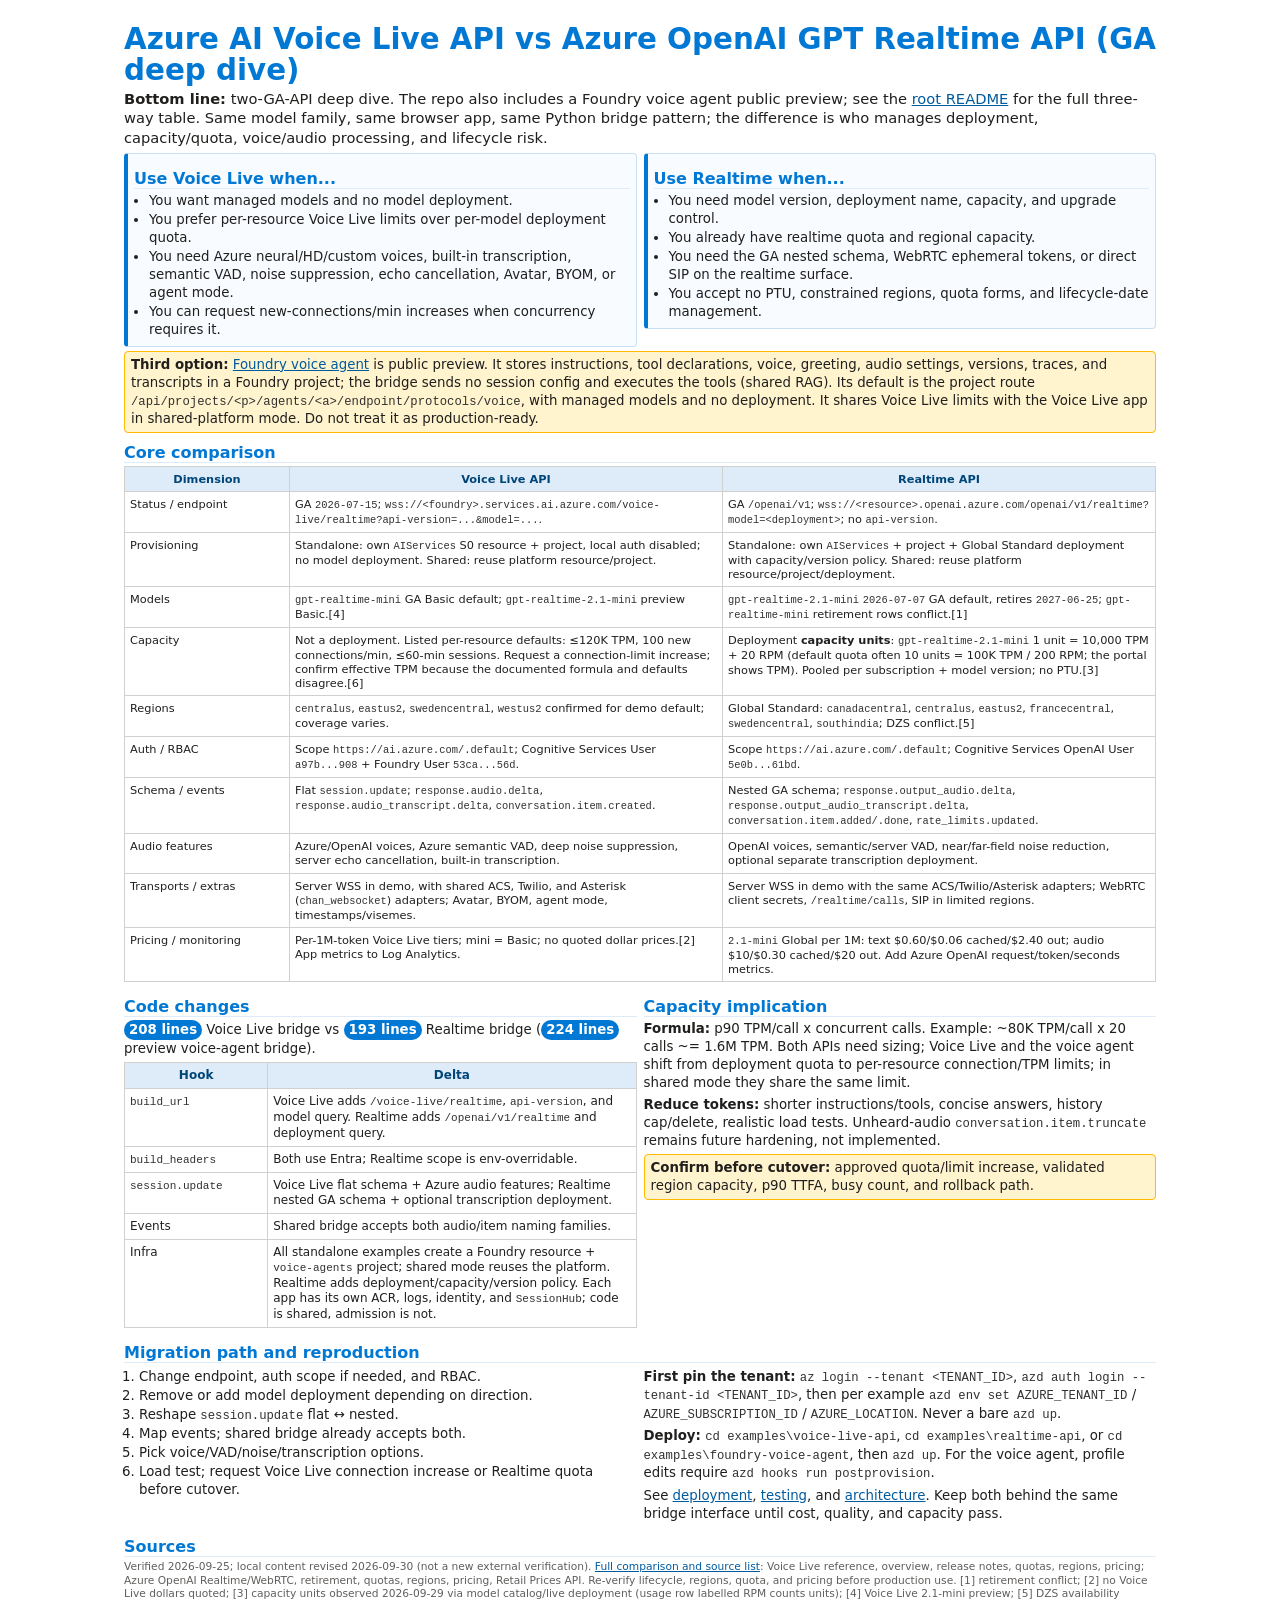
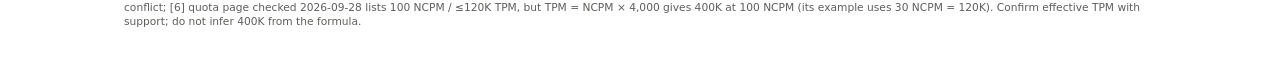
<file: docs/assets/comparison-one-pager.html>
<!doctype html>
<html lang="en">
<head>
  <meta charset="utf-8">
  <meta name="viewport" content="width=device-width, initial-scale=1">
  <title>Voice Live API vs Realtime API GA comparison</title>
  <style>
    @page { size: Letter; margin: 0.36in; }
    * { box-sizing: border-box; }
    body {
      margin: 0;
      color: #201f1e;
      font-family: "Segoe UI", system-ui, -apple-system, BlinkMacSystemFont, "Helvetica Neue", Arial, sans-serif;
      font-size: 7.6pt;
      line-height: 1.18;
      background: #fff;
    }
    h1 { margin: 0 0 3px; color: #0078D4; font-size: 15pt; line-height: 1.05; }
    h2 { margin: 7px 0 3px; color: #0078D4; font-size: 9.2pt; line-height: 1.05; border-bottom: 1px solid #deecf9; }
    h3 { margin: 5px 0 2px; font-size: 8.2pt; color: #323130; }
    p { margin: 2px 0 4px; }
    code { font-family: Consolas, "Courier New", monospace; font-size: 92%; color: #323130; white-space: normal; overflow-wrap: anywhere; }
    a { color: #005a9e; overflow-wrap: anywhere; }
    .bottom { margin-bottom: 5px; font-size: 8.4pt; }
    .grid { display: grid; grid-template-columns: minmax(0, 1fr) minmax(0, 1fr); gap: 7px; align-items: start; }
    .grid > * { min-width: 0; }
    .box { border: 1px solid #c7e0f4; border-left: 4px solid #0078D4; border-radius: 4px; padding: 5px 6px; background: #f8fbff; }
    ul, ol { margin: 2px 0 2px 15px; padding: 0; }
    li { margin: 1px 0; }
    table { width: 100%; table-layout: fixed; border-collapse: collapse; margin: 3px 0 5px; page-break-inside: avoid; }
    th, td { border: 0.6px solid #d2d0ce; padding: 2px 3px; vertical-align: top; overflow-wrap: anywhere; }
    th { background: #deecf9; color: #004578; font-weight: 700; }
    .compare { font-size: 6.25pt; line-height: 1.08; }
    .compare th:nth-child(1) { width: 16%; }
    .compare th:nth-child(2), .compare th:nth-child(3) { width: 42%; }
    .mini { font-size: 6.5pt; line-height: 1.1; }
    .mini th:first-child { width: 28%; }
    .callout { background: #fff4ce; border: 1px solid #ffb900; border-radius: 4px; padding: 4px 6px; margin: 4px 0; }
    .sources { font-size: 5.9pt; color: #605e5c; line-height: 1.08; }
    .pill { display: inline-block; color: #fff; background: #0078D4; border-radius: 10px; padding: 1px 5px; font-weight: 600; }
    .nowrap { white-space: nowrap; }
    @media screen {
      body { max-width: 1080px; margin: 0 auto; padding: 24px; font-size: 10pt; line-height: 1.35; }
      h1 { font-size: 22pt; }
      h2 { font-size: 12pt; margin-top: 12px; }
      .bottom { font-size: 11pt; }
      .compare { font-size: 8.5pt; line-height: 1.25; }
      .mini { font-size: 9pt; line-height: 1.25; }
      .sources { font-size: 8pt; line-height: 1.3; }
      th, td { padding: 5px; }
    }
    @media screen and (max-width: 640px) {
      body { padding: 12px; }
      h1 { font-size: 18pt; }
      .grid { grid-template-columns: minmax(0, 1fr); }
      .compare { font-size: 8pt; }
    }
  </style>
</head>
<body>
  <h1>Azure AI Voice Live API vs Azure OpenAI GPT Realtime API (GA deep dive)</h1>
  <p class="bottom"><strong>Bottom line:</strong> two-GA-API deep dive. The repo also includes a Foundry voice agent public preview; see the <a href="../../README.md">root README</a> for the full three-way table. Same model family, same browser app, same Python bridge pattern; the difference is who manages deployment, capacity/quota, voice/audio processing, and lifecycle risk.</p>

  <div class="grid">
    <div class="box">
      <h2>Use Voice Live when...</h2>
      <ul>
        <li>You want managed models and no model deployment.</li>
        <li>You prefer per-resource Voice Live limits over per-model deployment quota.</li>
        <li>You need Azure neural/HD/custom voices, built-in transcription, semantic VAD, noise suppression, echo cancellation, Avatar, BYOM, or agent mode.</li>
        <li>You can request new-connections/min increases when concurrency requires it.</li>
      </ul>
    </div>
    <div class="box">
      <h2>Use Realtime when...</h2>
      <ul>
        <li>You need model version, deployment name, capacity, and upgrade control.</li>
        <li>You already have realtime quota and regional capacity.</li>
        <li>You need the GA nested schema, WebRTC ephemeral tokens, or direct SIP on the realtime surface.</li>
        <li>You accept no PTU, constrained regions, quota forms, and lifecycle-date management.</li>
      </ul>
    </div>
  </div>

  <div class="callout"><strong>Third option:</strong> <a href="../../examples/foundry-voice-agent/README.md">Foundry voice agent</a> is public preview. It stores instructions, tool declarations, voice, greeting, audio settings, versions, traces, and transcripts in a Foundry project; the bridge sends no session config and executes the tools (shared RAG). Its default is the project route <code>/api/projects/&lt;p&gt;/agents/&lt;a&gt;/endpoint/protocols/voice</code>, with managed models and no deployment. It shares Voice Live limits with the Voice Live app in shared-platform mode. Do not treat it as production-ready.</div>

  <h2>Core comparison</h2>
  <table class="compare">
    <tr><th>Dimension</th><th>Voice Live API</th><th>Realtime API</th></tr>
    <tr><td>Status / endpoint</td><td>GA <code>2026-07-15</code>; <code>wss://&lt;foundry&gt;.services.ai.azure.com/voice-live/realtime?api-version=...&amp;model=...</code>.</td><td>GA <code>/openai/v1</code>; <code>wss://&lt;resource&gt;.openai.azure.com/openai/v1/realtime?model=&lt;deployment&gt;</code>; no <code>api-version</code>.</td></tr>
    <tr><td>Provisioning</td><td>Standalone: own <code>AIServices</code> S0 resource + project, local auth disabled; no model deployment. Shared: reuse platform resource/project.</td><td>Standalone: own <code>AIServices</code> + project + Global Standard deployment with capacity/version policy. Shared: reuse platform resource/project/deployment.</td></tr>
    <tr><td>Models</td><td><code>gpt-realtime-mini</code> GA Basic default; <code>gpt-realtime-2.1-mini</code> preview Basic.[4]</td><td><code>gpt-realtime-2.1-mini</code> <code>2026-07-07</code> GA default, retires <code>2027-06-25</code>; <code>gpt-realtime-mini</code> retirement rows conflict.[1]</td></tr>
    <tr><td>Capacity</td><td>Not a deployment. Listed per-resource defaults: &le;120K TPM, 100 new connections/min, &le;60-min sessions. Request a connection-limit increase; confirm effective TPM because the documented formula and defaults disagree.[6]</td><td>Deployment <strong>capacity units</strong>: <code>gpt-realtime-2.1-mini</code> 1 unit = 10,000 TPM + 20 RPM (default quota often 10 units = 100K TPM / 200 RPM; the portal shows TPM). Pooled per subscription + model version; no PTU.[3]</td></tr>
    <tr><td>Regions</td><td><code>centralus</code>, <code>eastus2</code>, <code>swedencentral</code>, <code>westus2</code> confirmed for demo default; coverage varies.</td><td>Global Standard: <code>canadacentral</code>, <code>centralus</code>, <code>eastus2</code>, <code>francecentral</code>, <code>swedencentral</code>, <code>southindia</code>; DZS conflict.[5]</td></tr>
    <tr><td>Auth / RBAC</td><td>Scope <code>https://ai.azure.com/.default</code>; Cognitive Services User <code>a97b...908</code> + Foundry User <code>53ca...56d</code>.</td><td>Scope <code>https://ai.azure.com/.default</code>; Cognitive Services OpenAI User <code>5e0b...61bd</code>.</td></tr>
    <tr><td>Schema / events</td><td>Flat <code>session.update</code>; <code>response.audio.delta</code>, <code>response.audio_transcript.delta</code>, <code>conversation.item.created</code>.</td><td>Nested GA schema; <code>response.output_audio.delta</code>, <code>response.output_audio_transcript.delta</code>, <code>conversation.item.added/.done</code>, <code>rate_limits.updated</code>.</td></tr>
    <tr><td>Audio features</td><td>Azure/OpenAI voices, Azure semantic VAD, deep noise suppression, server echo cancellation, built-in transcription.</td><td>OpenAI voices, semantic/server VAD, near/far-field noise reduction, optional separate transcription deployment.</td></tr>
    <tr><td>Transports / extras</td><td>Server WSS in demo, with shared ACS, Twilio, and Asterisk (<code>chan_websocket</code>) adapters; Avatar, BYOM, agent mode, timestamps/visemes.</td><td>Server WSS in demo with the same ACS/Twilio/Asterisk adapters; WebRTC client secrets, <code>/realtime/calls</code>, SIP in limited regions.</td></tr>
    <tr><td>Pricing / monitoring</td><td>Per-1M-token Voice Live tiers; mini = Basic; no quoted dollar prices.[2] App metrics to Log Analytics.</td><td><code>2.1-mini</code> Global per 1M: text $0.60/$0.06 cached/$2.40 out; audio $10/$0.30 cached/$20 out. Add Azure OpenAI request/token/seconds metrics.</td></tr>
  </table>

  <div class="grid">
    <div>
      <h2>Code changes</h2>
      <p><span class="pill">208 lines</span> Voice Live bridge vs <span class="pill">193 lines</span> Realtime bridge (<span class="pill">224 lines</span> preview voice-agent bridge).</p>
      <table class="mini">
        <tr><th>Hook</th><th>Delta</th></tr>
        <tr><td><code>build_url</code></td><td>Voice Live adds <code>/voice-live/realtime</code>, <code>api-version</code>, and model query. Realtime adds <code>/openai/v1/realtime</code> and deployment query.</td></tr>
        <tr><td><code>build_headers</code></td><td>Both use Entra; Realtime scope is env-overridable.</td></tr>
        <tr><td><code>session.update</code></td><td>Voice Live flat schema + Azure audio features; Realtime nested GA schema + optional transcription deployment.</td></tr>
        <tr><td>Events</td><td>Shared bridge accepts both audio/item naming families.</td></tr>
        <tr><td>Infra</td><td>All standalone examples create a Foundry resource + <code>voice-agents</code> project; shared mode reuses the platform. Realtime adds deployment/capacity/version policy. Each app has its own ACR, logs, identity, and <code>SessionHub</code>; code is shared, admission is not.</td></tr>
      </table>
    </div>
    <div>
      <h2>Capacity implication</h2>
      <p><strong>Formula:</strong> p90 TPM/call x concurrent calls. Example: ~80K TPM/call x 20 calls ~= 1.6M TPM. Both APIs need sizing; Voice Live and the voice agent shift from deployment quota to per-resource connection/TPM limits; in shared mode they share the same limit.</p>
      <p><strong>Reduce tokens:</strong> shorter instructions/tools, concise answers, history cap/delete, realistic load tests. Unheard-audio <code>conversation.item.truncate</code> remains future hardening, not implemented.</p>
      <div class="callout"><strong>Confirm before cutover:</strong> approved quota/limit increase, validated region capacity, p90 TTFA, busy count, and rollback path.</div>
    </div>
  </div>

  <h2>Migration path and reproduction</h2>
  <div class="grid">
    <div>
      <ol>
        <li>Change endpoint, auth scope if needed, and RBAC.</li>
        <li>Remove or add model deployment depending on direction.</li>
        <li>Reshape <code>session.update</code> flat <span class="nowrap">↔</span> nested.</li>
        <li>Map events; shared bridge already accepts both.</li>
        <li>Pick voice/VAD/noise/transcription options.</li>
        <li>Load test; request Voice Live connection increase or Realtime quota before cutover.</li>
      </ol>
    </div>
    <div>
      <p><strong>First pin the tenant:</strong> <code>az login --tenant &lt;TENANT_ID&gt;</code>, <code>azd auth login --tenant-id &lt;TENANT_ID&gt;</code>, then per example <code>azd env set AZURE_TENANT_ID</code> / <code>AZURE_SUBSCRIPTION_ID</code> / <code>AZURE_LOCATION</code>. Never a bare <code>azd up</code>.</p>
      <p><strong>Deploy:</strong> <code>cd examples\voice-live-api</code>, <code>cd examples\realtime-api</code>, or <code>cd examples\foundry-voice-agent</code>, then <code>azd up</code>. For the voice agent, profile edits require <code>azd hooks run postprovision</code>.</p>
      <p>See <a href="../03-deployment.md">deployment</a>, <a href="../04-testing.md">testing</a>, and <a href="../01-architecture.md">architecture</a>. Keep both behind the same bridge interface until cost, quality, and capacity pass.</p>
    </div>
  </div>

  <h2>Sources</h2>
  <p class="sources">Verified 2026-09-25; local content revised 2026-09-30 (not a new external verification). <a href="../06-comparison-one-pager.md#sources">Full comparison and source list</a>: Voice Live reference, overview, release notes, quotas, regions, pricing; Azure OpenAI Realtime/WebRTC, retirement, quotas, regions, pricing, Retail Prices API. Re-verify lifecycle, regions, quota, and pricing before production use. [1] retirement conflict; [2] no Voice Live dollars quoted; [3] capacity units observed 2026-09-29 via model catalog/live deployment (usage row labelled RPM counts units); [4] Voice Live 2.1-mini preview; [5] DZS availability conflict; [6] quota page checked 2026-09-28 lists 100 NCPM / &le;120K TPM, but TPM = NCPM &times; 4,000 gives 400K at 100 NCPM (its example uses 30 NCPM = 120K). Confirm effective TPM with support; do not infer 400K from the formula.</p>
</body>
</html>
</file>
